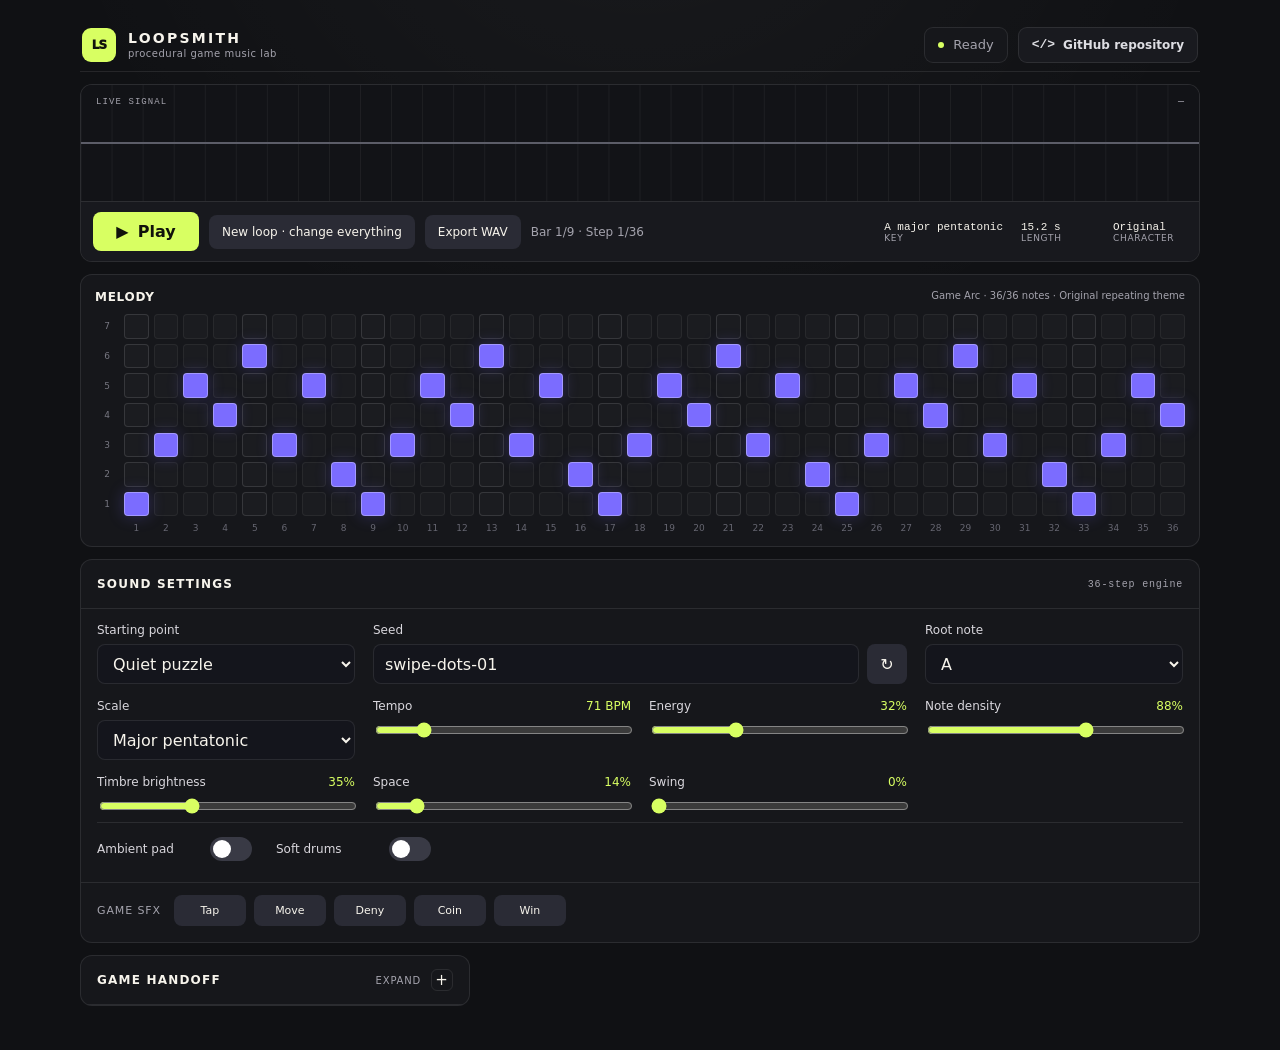
<file: index.html>
<!doctype html>
<html lang="en">
<head>
  <meta charset="UTF-8">
  <meta name="viewport" content="width=device-width, initial-scale=1">
  <meta name="theme-color" content="#101114">
  <meta name="description" content="Create, edit, preview, and export reproducible procedural music loops for games directly in your browser.">
  <title>LoopSmith — Procedural Game Music</title>
  <link rel="stylesheet" href="assets/css/base.css">
  <link rel="stylesheet" href="assets/css/app.css">
  <link rel="stylesheet" href="assets/css/responsive.css">
</head>
<body>
  <a class="skip-link" href="#studio">Skip to the music studio</a>

  <div class="shell">
    <header class="site-header">
      <a class="brand" href="website/index.html" aria-label="Open the LoopSmith project page">
        <span class="brand-mark" aria-hidden="true">LS</span>
        <span><strong>LOOPSMITH</strong><small>procedural game music lab</small></span>
      </a>

      <div class="header-actions">
        <div class="status" role="status" aria-live="polite">
          <i class="status-dot" aria-hidden="true"></i>
          <span id="audioStatus">Ready</span>
        </div>
        <a class="github-link" href="https://github.com/GamingToolset/loopsmith-music-generator" target="_blank" rel="noopener noreferrer" title="Open the GitHub repository">
          <span class="github-mark" aria-hidden="true">&lt;/&gt;</span>
          <span>GitHub repository</span>
        </a>
      </div>
    </header>

    <main class="studio" id="studio">
      <section class="panel signal-panel" aria-labelledby="signalTitle">
        <div class="visual">
          <span class="visual-label" id="signalTitle">Live signal</span>
          <span class="visual-note" id="nowPlaying" aria-live="polite">—</span>
          <canvas id="scope" aria-label="Live audio waveform">Your browser does not support the waveform canvas.</canvas>
        </div>

        <div class="transport" aria-label="Playback controls">
          <button class="play-btn" id="play" type="button">
            <span id="playIcon" aria-hidden="true">▶</span>
            <span id="playText">Play</span>
          </button>
          <button class="soft-btn" id="generate" type="button">New loop · change everything</button>
          <button class="soft-btn" id="exportWav" type="button">Export WAV</button>
          <span class="time" id="transportTime">Bar 1/9 · Step 1/36</span>

          <div class="session-meta" aria-label="Current loop summary">
            <div><b id="metaKey">A major</b><span>Key</span></div>
            <div><b id="metaLoop">15.2 s</b><span>Length</span></div>
            <div><b id="metaProfile">Original</b><span>Character</span></div>
          </div>
        </div>
      </section>

      <section class="panel melody-panel" aria-labelledby="melodyTitle">
        <div class="sequence-wrap">
          <div class="sequence-title">
            <b id="melodyTitle">Melody</b>
            <span id="melodyDetails">Game Arc · 36/36 notes</span>
          </div>
          <div class="step-grid" id="stepGrid" role="group" aria-label="Editable melody sequencer"></div>
          <div class="beat-numbers" id="beatNumbers" aria-hidden="true"></div>
        </div>
      </section>

      <div class="lower-grid">
        <section class="panel settings-panel" aria-labelledby="settingsTitle">
          <div class="panel-head">
            <h2 id="settingsTitle">Sound settings</h2>
            <small>36-step engine</small>
          </div>

          <div class="controls-grid">
            <div class="field">
              <div class="field-row"><label for="preset">Starting point</label></div>
              <select id="preset">
                <option value="random">Generated variation</option>
                <option value="original" selected>Quiet puzzle</option>
                <option value="calm">Calm puzzle</option>
                <option value="arcade">Neon arcade</option>
                <option value="mystery">Soft mystery</option>
                <option value="focus">Clean focus</option>
              </select>
            </div>

            <div class="field wide">
              <div class="field-row"><label for="seed">Seed</label></div>
              <div class="seed-wrap">
                <input id="seed" type="text" value="swipe-dots-01" autocomplete="off">
                <button class="icon-btn" id="newSeed" type="button" title="Generate a completely different loop" aria-label="Generate a completely different loop">↻</button>
              </div>
            </div>

            <div class="field">
              <div class="field-row"><label for="root">Root note</label></div>
              <select id="root">
                <option value="0">C</option><option value="1">C♯</option><option value="2">D</option><option value="3">D♯</option>
                <option value="4">E</option><option value="5">F</option><option value="6">F♯</option><option value="7">G</option>
                <option value="8">G♯</option><option value="9" selected>A</option><option value="10">A♯</option><option value="11">B</option>
              </select>
            </div>

            <div class="field">
              <div class="field-row"><label for="scale">Scale</label></div>
              <select id="scale">
                <option value="majorPent">Major pentatonic</option>
                <option value="minorPent">Minor pentatonic</option>
                <option value="dorian">Dorian</option>
                <option value="major">Major</option>
              </select>
            </div>

            <div class="field"><div class="field-row"><label for="bpm">Tempo</label><output id="bpmOut">71 BPM</output></div><input id="bpm" type="range" min="55" max="150" value="71"></div>
            <div class="field"><div class="field-row"><label for="energy">Energy</label><output id="energyOut">32%</output></div><input id="energy" type="range" min="0" max="100" value="32"></div>
            <div class="field"><div class="field-row"><label for="density">Note density</label><output id="densityOut">88%</output></div><input id="density" type="range" min="68" max="100" value="88"></div>
            <div class="field"><div class="field-row"><label for="brightness">Timbre brightness</label><output id="brightnessOut">35%</output></div><input id="brightness" type="range" min="0" max="100" value="35"></div>
            <div class="field"><div class="field-row"><label for="space">Space</label><output id="spaceOut">14%</output></div><input id="space" type="range" min="0" max="100" value="14"></div>
            <div class="field"><div class="field-row"><label for="swing">Swing</label><output id="swingOut">0%</output></div><input id="swing" type="range" min="0" max="35" value="0"></div>

            <div class="control-toggles">
              <div class="toggle-row"><span id="padLabel">Ambient pad</span><label class="switch"><input id="pad" type="checkbox" aria-labelledby="padLabel"><span aria-hidden="true"></span></label></div>
              <div class="toggle-row"><span id="drumsLabel">Soft drums</span><label class="switch"><input id="drums" type="checkbox" aria-labelledby="drumsLabel"><span aria-hidden="true"></span></label></div>
            </div>
          </div>

          <div class="sfx-strip" aria-label="Game sound effect previews">
            <div class="sfx-label">Game SFX</div>
            <button class="sfx-btn" type="button" data-sfx="tap">Tap</button>
            <button class="sfx-btn" type="button" data-sfx="move">Move</button>
            <button class="sfx-btn" type="button" data-sfx="deny">Deny</button>
            <button class="sfx-btn" type="button" data-sfx="coin">Coin</button>
            <button class="sfx-btn" type="button" data-sfx="win">Win</button>
          </div>
        </section>

        <section class="panel handoff collapsed" aria-labelledby="handoffTitle">
          <div class="panel-head">
            <h2 id="handoffTitle">Game handoff</h2>
            <button class="handoff-toggle" id="handoffToggle" type="button" aria-expanded="false" aria-controls="handoffBody">Expand</button>
          </div>
          <div class="handoff-body" id="handoffBody">
            <p class="handoff-copy">This panel always contains the current loop. Copy the Agent tab and send it to the coding agent that has access to your game project.</p>
            <div class="tabs" role="tablist" aria-label="Handoff format">
              <button class="tab active" type="button" role="tab" aria-selected="true" data-tab="prompt">Agent</button>
              <button class="tab" type="button" role="tab" aria-selected="false" data-tab="json">JSON</button>
              <button class="tab" type="button" role="tab" aria-selected="false" data-tab="godot">Godot</button>
            </div>
            <textarea id="handoffText" readonly spellcheck="false" aria-label="Game handoff data"></textarea>
            <div class="handoff-actions">
              <button class="primary-btn" id="copyHandoff" type="button">Copy handoff</button>
              <button class="soft-btn" id="downloadSpec" type="button" title="Download JSON">↓ JSON</button>
            </div>
          </div>
        </section>
      </div>
    </main>
  </div>

  <div class="toast" id="toast" role="status" aria-live="polite">Copied</div>

  <!-- Ordered classic scripts preserve direct file:// usage without a build step. -->
  <script defer src="assets/js/config.js"></script>
  <script defer src="assets/js/generator.js"></script>
  <script defer src="assets/js/audio-engine.js"></script>
  <script defer src="assets/js/export.js"></script>
  <script defer src="assets/js/ui.js"></script>
  <script defer src="assets/js/main.js"></script>
</body>
</html>
</file>
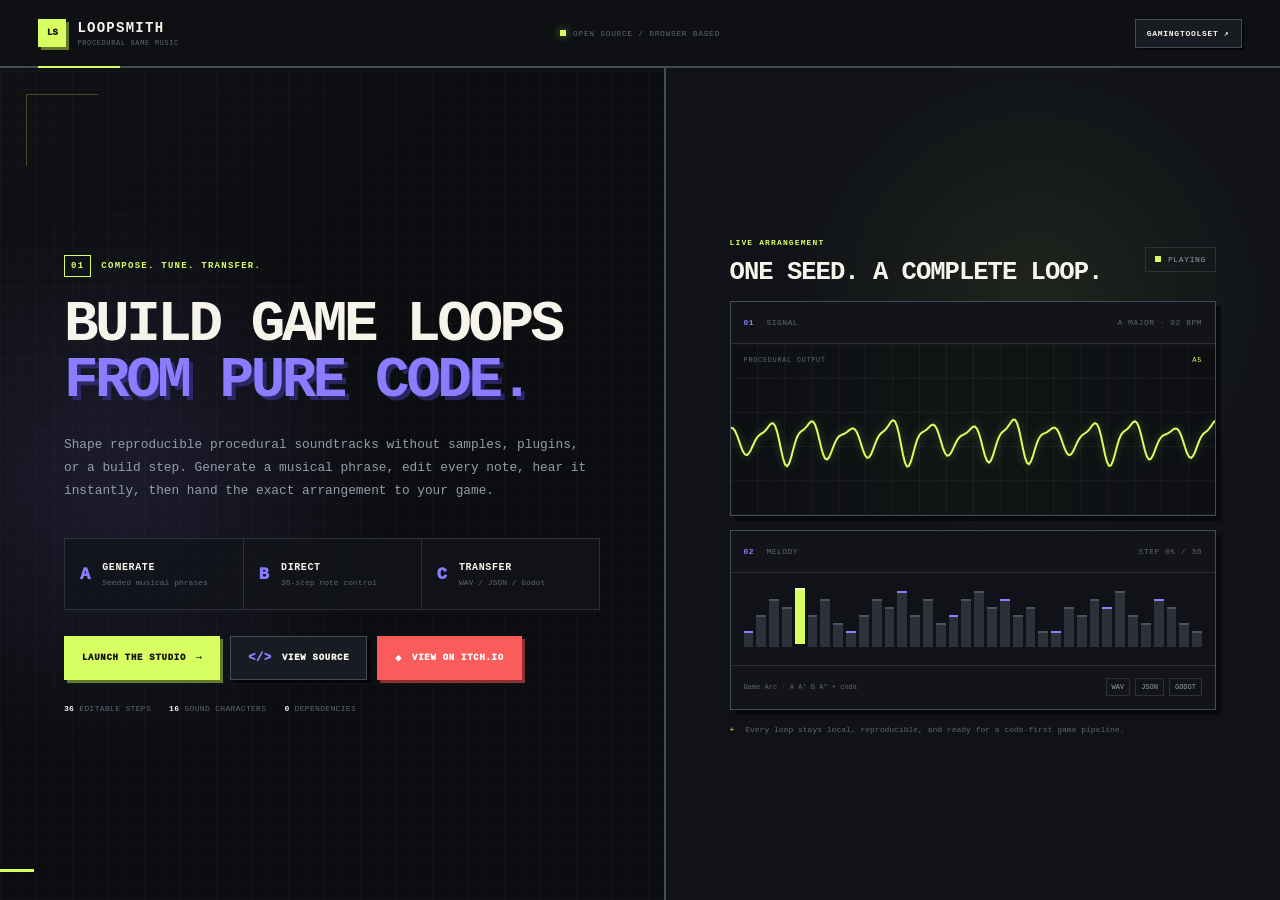
<file: website/index.html>
<!doctype html>
<html lang="en">
<head>
  <meta charset="UTF-8">
  <meta name="viewport" content="width=device-width, initial-scale=1">
  <meta name="theme-color" content="#0c0d10">
  <meta name="description" content="LoopSmith is a zero-dependency procedural music generator for small games, with live synthesis, editable loops, WAV export, and Godot-ready handoff data.">
  <meta property="og:title" content="LoopSmith — Procedural Game Music">
  <meta property="og:description" content="Generate, shape, audition, and transfer reproducible game loops directly in your browser.">
  <meta property="og:type" content="website">
  <meta property="og:url" content="https://gamingtoolset.github.io/loopsmith-music-generator/website/">
  <meta property="og:image" content="https://gamingtoolset.github.io/loopsmith-music-generator/website/og.png">
  <meta property="og:image:width" content="1731">
  <meta property="og:image:height" content="909">
  <meta property="og:image:alt" content="LoopSmith procedural game music waveform and 36-step sequencer">
  <meta name="twitter:card" content="summary_large_image">
  <title>LoopSmith — Procedural Game Music</title>
  <style>
:root {
  --background: #0c0d10;
  --panel: #121419;
  --raised: #181b21;
  --line: #2b3039;
  --line-bright: #454c58;
  --text: #f7f4ec;
  --muted: #959ca8;
  --quiet: #5e6672;
  --lime: #d8ff62;
  --violet: #8b7dff;
  --violet-deep: #4b3db5;
  --mono: "SFMono-Regular", "Cascadia Mono", Consolas, "Liberation Mono", monospace;
}

*,
*::before,
*::after {
  box-sizing: border-box;
}

html,
body {
  min-height: 100%;
}

body {
  margin: 0;
  overflow-x: hidden;
  color: var(--text);
  background:
    linear-gradient(90deg, rgba(255, 255, 255, 0.018) 1px, transparent 1px),
    linear-gradient(0deg, rgba(255, 255, 255, 0.018) 1px, transparent 1px),
    var(--background);
  background-size: 18px 18px;
  font-family: var(--mono);
}

a {
  color: inherit;
}

a:focus-visible {
  outline: 2px solid var(--lime);
  outline-offset: 4px;
}

.topbar {
  position: relative;
  z-index: 3;
  display: grid;
  grid-template-columns: 1fr auto 1fr;
  align-items: center;
  height: 68px;
  padding: 0 clamp(18px, 3vw, 46px);
  background: #0e1014;
  border-bottom: 2px solid var(--line-bright);
}

.topbar::after {
  position: absolute;
  bottom: -2px;
  left: clamp(18px, 3vw, 46px);
  width: 82px;
  height: 2px;
  background: var(--lime);
  content: "";
}

.identity {
  display: flex;
  align-items: center;
  width: fit-content;
  gap: 11px;
  text-decoration: none;
}

.identity strong,
.identity small {
  display: block;
}

.identity strong {
  font-size: 14px;
  letter-spacing: 0.09em;
  text-transform: uppercase;
}

.identity small {
  margin-top: 3px;
  color: var(--quiet);
  font-size: 7px;
  letter-spacing: 0.09em;
  text-transform: uppercase;
}

.brand-mark {
  display: grid;
  place-items: center;
  width: 28px;
  height: 28px;
  color: #11140b;
  background: var(--lime);
  box-shadow: 3px 3px 0 #65782d;
  font-size: 9px;
  font-weight: 950;
}

.status-line {
  display: flex;
  align-items: center;
  gap: 7px;
  color: var(--quiet);
  font-size: 8px;
  letter-spacing: 0.08em;
  text-transform: uppercase;
}

.status-dot {
  width: 6px;
  height: 6px;
  background: var(--lime);
  box-shadow: 0 0 8px rgba(216, 255, 98, 0.55);
}

.top-link {
  justify-self: end;
  padding: 9px 11px;
  background: var(--raised);
  border: 1px solid var(--line-bright);
  box-shadow: 2px 2px 0 #050609;
  font-size: 8px;
  font-weight: 900;
  letter-spacing: 0.09em;
  text-decoration: none;
  text-transform: uppercase;
}

.top-link:hover,
.top-link:focus-visible {
  color: var(--lime);
  border-color: var(--lime);
  transform: translate(-1px, -1px);
}

.landing-shell {
  display: grid;
  grid-template-columns: minmax(0, 1.04fr) minmax(430px, 0.96fr);
  min-height: calc(100vh - 68px);
}

/* Grid children must be allowed to shrink below their intrinsic content width. */
.landing-shell > * {
  min-width: 0;
}

.hero,
.showcase {
  min-height: 0;
  padding: clamp(30px, 5vh, 66px) clamp(28px, 5vw, 78px);
}

.hero {
  position: relative;
  display: grid;
  align-content: center;
  background:
    radial-gradient(circle at 18% 50%, rgba(139, 125, 255, 0.13), transparent 40%),
    linear-gradient(135deg, rgba(255, 255, 255, 0.02), transparent 35%);
  border-right: 2px solid var(--line-bright);
}

.hero::before,
.hero::after {
  position: absolute;
  pointer-events: none;
  content: "";
}

.hero::before {
  top: 26px;
  left: 26px;
  width: 72px;
  height: 72px;
  border-top: 1px solid rgba(216, 255, 98, 0.25);
  border-left: 1px solid rgba(216, 255, 98, 0.25);
}

.hero::after {
  bottom: 28px;
  left: 0;
  width: 34px;
  height: 3px;
  background: var(--lime);
}

.eyebrow {
  display: flex;
  align-items: center;
  margin-bottom: 20px;
  gap: 10px;
  color: var(--lime);
  font-size: 9px;
  font-weight: 900;
  letter-spacing: 0.14em;
  text-transform: uppercase;
}

.eyebrow span {
  padding: 5px 6px;
  border: 1px solid var(--lime);
}

h1,
h2,
p {
  margin: 0;
}

h1 {
  max-width: 780px;
  font-size: clamp(37px, 4.5vw, 70px);
  line-height: 0.98;
  letter-spacing: -0.06em;
  text-transform: uppercase;
}

h1 em {
  color: var(--violet);
  font-style: normal;
  text-shadow: 4px 4px 0 rgba(75, 61, 181, 0.48);
}

.hero-copy {
  max-width: 700px;
  margin-top: 24px;
  color: var(--muted);
  font-size: clamp(11px, 1vw, 14px);
  line-height: 1.8;
}

.feature-grid {
  display: grid;
  grid-template-columns: repeat(3, 1fr);
  max-width: 760px;
  margin-top: clamp(28px, 4vh, 46px);
  border: 1px solid var(--line);
}

.feature-grid article {
  display: flex;
  align-items: center;
  min-height: 70px;
  padding: 13px 15px;
  gap: 12px;
  background: rgba(18, 20, 25, 0.76);
}

.feature-grid article + article {
  border-left: 1px solid var(--line);
}

.feature-index {
  color: var(--violet);
  font-size: 17px;
  font-weight: 950;
}

.feature-grid strong,
.feature-grid small {
  display: block;
}

.feature-grid strong {
  font-size: 10px;
  letter-spacing: 0.06em;
  text-transform: uppercase;
}

.feature-grid small {
  margin-top: 5px;
  color: var(--quiet);
  font-size: 8px;
}

.actions {
  display: flex;
  flex-wrap: wrap;
  margin-top: 26px;
  gap: 10px;
}

.button {
  display: inline-flex;
  align-items: center;
  justify-content: center;
  min-height: 44px;
  padding: 0 17px;
  gap: 10px;
  border: 1px solid var(--line-bright);
  box-shadow: 3px 3px 0 #050609;
  font-size: 9px;
  font-weight: 950;
  letter-spacing: 0.08em;
  text-decoration: none;
  text-transform: uppercase;
}

.button:hover {
  transform: translate(-1px, -1px);
}

.button.primary {
  color: #10120b;
  background: var(--lime);
  border-color: var(--lime);
  box-shadow: 3px 3px 0 #65782d;
}

.button.secondary {
  background: var(--raised);
}

.button.itch {
  color: #ffffff;
  background: #fa5c5c;
  border-color: #fa5c5c;
  box-shadow: 3px 3px 0 #8d3030;
}

.code-mark,
.itch-mark {
  color: var(--violet);
  font-size: 12px;
}

.itch-mark {
  color: #ffffff;
  font-size: 10px;
}

.proof {
  display: flex;
  flex-wrap: wrap;
  margin-top: 24px;
  gap: 18px;
  color: var(--quiet);
  font-size: 8px;
  letter-spacing: 0.04em;
  text-transform: uppercase;
}

.proof b {
  color: var(--text);
}

.showcase {
  display: grid;
  align-content: center;
  min-width: 0;
  gap: 14px;
  background:
    radial-gradient(circle at 60% 28%, rgba(216, 255, 98, 0.08), transparent 36%),
    #101217;
}

.showcase-heading,
.card-meta,
.sequence-footer {
  display: flex;
  align-items: center;
  justify-content: space-between;
  gap: 14px;
}

.section-kicker {
  color: var(--lime);
  font-size: 8px;
  font-weight: 900;
  letter-spacing: 0.14em;
  text-transform: uppercase;
}

h2 {
  margin-top: 8px;
  font-size: clamp(18px, 2vw, 28px);
  letter-spacing: -0.04em;
  text-transform: uppercase;
}

.live-badge {
  display: flex;
  align-items: center;
  padding: 7px 9px;
  gap: 7px;
  color: var(--muted);
  border: 1px solid var(--line);
  font-size: 8px;
  letter-spacing: 0.08em;
  text-transform: uppercase;
}

.live-badge i {
  width: 6px;
  height: 6px;
  background: var(--lime);
  animation: blink 1.2s steps(2, end) infinite;
}

.signal-card,
.sequence-card {
  width: 100%;
  min-width: 0;
  max-width: 100%;
  background: var(--panel);
  border: 1px solid var(--line-bright);
  box-shadow: 5px 5px 0 #08090c;
}

.card-meta {
  min-height: 42px;
  padding: 0 13px;
  color: var(--quiet);
  border-bottom: 1px solid var(--line);
  font-size: 8px;
  letter-spacing: 0.06em;
  text-transform: uppercase;
}

.card-meta b {
  margin-right: 7px;
  color: var(--violet);
}

.scope-shell {
  position: relative;
  width: 100%;
  min-width: 0;
  height: clamp(120px, 19vh, 190px);
  overflow: hidden;
  background: #0d0f13;
}

.scope-shell canvas {
  display: block;
  width: 100%;
  height: 100%;
}

.scope-shell::before {
  position: absolute;
  inset: 0;
  z-index: 1;
  background: linear-gradient(90deg, transparent, rgba(216, 255, 98, 0.025), transparent);
  pointer-events: none;
  content: "";
}

.scope-label,
.scope-value {
  position: absolute;
  top: 12px;
  z-index: 2;
  color: var(--quiet);
  font-size: 7px;
  letter-spacing: 0.09em;
  text-transform: uppercase;
}

.scope-label {
  left: 13px;
}

.scope-value {
  right: 13px;
  color: var(--lime);
}

.mini-sequence {
  display: grid;
  grid-template-columns: repeat(36, minmax(0, 1fr));
  width: 100%;
  min-width: 0;
  min-height: 92px;
  padding: 18px 13px;
  gap: 3px;
  overflow: hidden;
  background: #101217;
}

.mini-step {
  position: relative;
  align-self: end;
  min-width: 0;
  height: var(--height);
  min-height: 9px;
  background: #2c3038;
  border-top: 2px solid #4c5360;
  transition: background 100ms linear, border-color 100ms linear, transform 100ms linear;
}

.mini-step:nth-child(4n + 1) {
  border-top-color: var(--violet);
}

.mini-step.active {
  background: var(--lime);
  border-color: #f4ffc9;
  transform: translateY(-3px);
}

.sequence-footer {
  min-height: 44px;
  padding: 0 13px;
  color: var(--quiet);
  border-top: 1px solid var(--line);
  font-size: 7px;
}

.export-tags {
  display: flex;
  gap: 5px;
}

.export-tags i {
  padding: 4px 5px;
  color: var(--muted);
  border: 1px solid var(--line);
  font-style: normal;
}

.showcase-note {
  color: var(--quiet);
  font-size: 8px;
  line-height: 1.6;
}

.showcase-note span {
  margin-right: 6px;
  color: var(--lime);
}

@keyframes blink {
  50% { opacity: 0.25; }
}

@media (max-width: 980px) {
  .landing-shell {
    grid-template-columns: 1fr;
  }

  .hero {
    border-right: 0;
    border-bottom: 2px solid var(--line-bright);
  }

  .hero,
  .showcase {
    min-height: calc(100vh - 68px);
  }
}

@media (max-width: 620px) {
  .topbar {
    grid-template-columns: 1fr auto;
  }

  .status-line {
    display: none;
  }

  .top-link {
    font-size: 0;
  }

  .top-link span {
    font-size: 10px;
  }

  .hero,
  .showcase {
    min-height: auto;
    padding: 52px 20px;
  }

  .feature-grid {
    grid-template-columns: 1fr;
  }

  .feature-grid article + article {
    border-top: 1px solid var(--line);
    border-left: 0;
  }

  .button {
    flex: 1 1 100%;
  }

  .showcase-heading {
    align-items: flex-end;
  }

  .live-badge {
    padding: 6px;
    font-size: 0;
  }

  .mini-sequence {
    gap: 2px;
  }

  .sequence-footer > span:first-child {
    display: none;
  }

  .sequence-footer {
    justify-content: flex-end;
  }
}

@media (prefers-reduced-motion: reduce) {
  .live-badge i {
    animation: none;
  }

  .mini-step {
    transition: none;
  }
}
  </style>
</head>
<body>
  <header class="topbar">
    <a class="identity" href="../index.html" aria-label="Open the LoopSmith studio">
      <span class="brand-mark" aria-hidden="true">LS</span>
      <span>
        <strong>LoopSmith</strong>
        <small>Procedural game music</small>
      </span>
    </a>

    <div class="status-line" aria-label="Project status">
      <span class="status-dot" aria-hidden="true"></span>
      Open source / Browser based
    </div>

    <a class="top-link" href="https://github.com/GamingToolset" target="_blank" rel="noreferrer">
      GamingToolset <span aria-hidden="true">↗</span>
    </a>
  </header>

  <main class="landing-shell">
    <section class="hero" aria-labelledby="hero-title">
      <div class="eyebrow"><span>01</span> Compose. Tune. Transfer.</div>
      <h1 id="hero-title">Build game loops<br><em>from pure code.</em></h1>
      <p class="hero-copy">
        Shape reproducible procedural soundtracks without samples, plugins, or a build step. Generate a musical phrase, edit every note, hear it instantly, then hand the exact arrangement to your game.
      </p>

      <div class="feature-grid" aria-label="Main features">
        <article>
          <span class="feature-index">A</span>
          <div><strong>Generate</strong><small>Seeded musical phrases</small></div>
        </article>
        <article>
          <span class="feature-index">B</span>
          <div><strong>Direct</strong><small>36-step note control</small></div>
        </article>
        <article>
          <span class="feature-index">C</span>
          <div><strong>Transfer</strong><small>WAV / JSON / Godot</small></div>
        </article>
      </div>

      <div class="actions">
        <a class="button primary" href="../index.html">Launch the studio <span aria-hidden="true">→</span></a>
        <a class="button secondary" href="https://github.com/GamingToolset/loopsmith-music-generator" target="_blank" rel="noreferrer">
          <span class="code-mark" aria-hidden="true">&lt;/&gt;</span>
          <span>View source</span>
        </a>
        <a class="button itch" href="https://announcerua.itch.io/loopsmith-music-generator" target="_blank" rel="noreferrer">
          <span class="itch-mark" aria-hidden="true">◆</span>
          <span>View on itch.io</span>
        </a>
      </div>

      <div class="proof" aria-label="Project details">
        <span><b>36</b> editable steps</span>
        <span><b>16</b> sound characters</span>
        <span><b>0</b> dependencies</span>
      </div>
    </section>

    <section class="showcase" aria-labelledby="showcase-title">
      <div class="showcase-heading">
        <div>
          <span class="section-kicker">Live arrangement</span>
          <h2 id="showcase-title">One seed. A complete loop.</h2>
        </div>
        <span class="live-badge"><i aria-hidden="true"></i> Playing</span>
      </div>

      <article class="signal-card">
        <div class="card-meta">
          <span><b>01</b> Signal</span>
          <span>A major · 92 BPM</span>
        </div>
        <div class="scope-shell">
          <canvas id="signalPreview" width="760" height="190" aria-label="Animated preview of a synthesized LoopSmith waveform"></canvas>
          <span class="scope-label">procedural output</span>
          <span class="scope-value" id="scopeValue">C♯5</span>
        </div>
      </article>

      <article class="sequence-card">
        <div class="card-meta">
          <span><b>02</b> Melody</span>
          <span id="stepReadout">Step 01 / 36</span>
        </div>
        <div class="mini-sequence" id="miniSequence" aria-hidden="true"></div>
        <div class="sequence-footer">
          <span>Game Arc · A A′ B A″ + coda</span>
          <span class="export-tags"><i>WAV</i><i>JSON</i><i>GODOT</i></span>
        </div>
      </article>

      <p class="showcase-note"><span aria-hidden="true">+</span> Every loop stays local, reproducible, and ready for a code-first game pipeline.</p>
    </section>
  </main>

  <script>
(() => {
  'use strict';

  const canvas = document.getElementById('signalPreview');
  const context = canvas.getContext('2d');
  const sequence = document.getElementById('miniSequence');
  const stepReadout = document.getElementById('stepReadout');
  const scopeValue = document.getElementById('scopeValue');
  const reducedMotion = window.matchMedia('(prefers-reduced-motion: reduce)').matches;
  const melody = [0, 2, 4, 3, 5, 2, 4, 1, 0, 2, 4, 3, 5, 2, 4, 1, 2, 4, 5, 3, 4, 2, 3, 0, 0, 3, 2, 4, 3, 5, 2, 1, 4, 3, 1, 0];
  const noteLabels = ['A4', 'B4', 'C♯5', 'E5', 'F♯5', 'A5'];
  const steps = [];

  melody.forEach((degree) => {
    const element = document.createElement('span');
    element.className = 'mini-step';
    element.style.setProperty('--height', `${16 + degree * 8}px`);
    sequence.appendChild(element);
    steps.push(element);
  });

  function resizeCanvas() {
    const rect = canvas.getBoundingClientRect();
    const pixelRatio = Math.min(2, window.devicePixelRatio || 1);
    const width = Math.max(1, Math.round(rect.width * pixelRatio));
    const height = Math.max(1, Math.round(rect.height * pixelRatio));

    if (canvas.width !== width || canvas.height !== height) {
      canvas.width = width;
      canvas.height = height;
    }
    context.setTransform(pixelRatio, 0, 0, pixelRatio, 0, 0);
    return rect;
  }

  function drawSignal(time) {
    const rect = resizeCanvas();
    context.clearRect(0, 0, rect.width, rect.height);
    context.lineWidth = 1;
    context.strokeStyle = 'rgba(255, 255, 255, 0.055)';

    for (let column = 0; column <= 18; column += 1) {
      const x = column / 18 * rect.width;
      context.beginPath();
      context.moveTo(x, 0);
      context.lineTo(x, rect.height);
      context.stroke();
    }
    for (let row = 0; row <= 5; row += 1) {
      const y = row / 5 * rect.height;
      context.beginPath();
      context.moveTo(0, y);
      context.lineTo(rect.width, y);
      context.stroke();
    }

    const center = rect.height * 0.56;
    const amplitude = rect.height * 0.23;
    context.beginPath();
    context.lineWidth = 2;
    context.strokeStyle = '#d8ff62';
    context.shadowColor = 'rgba(216, 255, 98, 0.35)';
    context.shadowBlur = 8;

    for (let pixel = 0; pixel <= rect.width; pixel += 2) {
      const unit = pixel / rect.width;
      const envelope = 0.42 + Math.sin(unit * Math.PI * 9 - time * 2.2) * 0.12;
      const primary = Math.sin(unit * Math.PI * 24 + time * 5.2);
      const harmonic = Math.sin(unit * Math.PI * 48 + time * 3.4) * 0.33;
      const y = center + (primary + harmonic) * amplitude * envelope;
      if (pixel === 0) context.moveTo(pixel, y);
      else context.lineTo(pixel, y);
    }
    context.stroke();
    context.shadowBlur = 0;
  }

  let previousStep = -1;
  function render(now) {
    const time = reducedMotion ? 1.4 : now / 1000;
    const activeStep = reducedMotion ? 10 : Math.floor(time * 4.6) % melody.length;
    drawSignal(time);

    if (activeStep !== previousStep) {
      if (previousStep >= 0) steps[previousStep].classList.remove('active');
      steps[activeStep].classList.add('active');
      stepReadout.textContent = `Step ${String(activeStep + 1).padStart(2, '0')} / 36`;
      scopeValue.textContent = noteLabels[Math.min(melody[activeStep], noteLabels.length - 1)];
      previousStep = activeStep;
    }

    if (!reducedMotion) window.requestAnimationFrame(render);
  }

  window.requestAnimationFrame(render);
})();
  </script>
</body>
</html>
</file>
<file: assets/css/base.css>
:root {
  color-scheme: dark;
  --background: #101114;
  --panel: #16171b;
  --panel-raised: #191a1f;
  --surface: #121317;
  --line: rgba(255, 255, 255, 0.09);
  --line-strong: rgba(255, 255, 255, 0.18);
  --text: #f7f4ec;
  --muted: #a4a3ad;
  --accent: #d8ff62;
  --accent-2: #7b6cff;
  --danger: #ff7e5d;
  --radius: 12px;
  --font-sans: Inter, ui-sans-serif, system-ui, -apple-system, BlinkMacSystemFont, "Segoe UI", sans-serif;
  --font-mono: "SFMono-Regular", "Cascadia Mono", Consolas, "Liberation Mono", monospace;
}

*,
*::before,
*::after {
  box-sizing: border-box;
}

html {
  min-width: 320px;
}

body {
  min-height: 100vh;
  margin: 0;
  color: var(--text);
  background:
    radial-gradient(circle at 50% -20%, rgba(255, 255, 255, 0.045), transparent 38rem),
    var(--background);
  font-family: var(--font-sans);
}

button,
input,
select,
textarea {
  font: inherit;
}

button,
select,
input[type="range"] {
  cursor: pointer;
}

button:disabled {
  cursor: wait;
  opacity: 0.62;
}

button:focus-visible,
select:focus-visible,
input:focus-visible,
textarea:focus-visible,
a:focus-visible {
  outline: 2px solid var(--accent);
  outline-offset: 3px;
}

.skip-link {
  position: fixed;
  top: 10px;
  left: 10px;
  z-index: 100;
  padding: 10px 14px;
  color: #11130c;
  background: var(--accent);
  border-radius: 8px;
  font-weight: 800;
  text-decoration: none;
  transform: translateY(-160%);
}

.skip-link:focus {
  transform: translateY(0);
}

/* Shared controls intentionally use restrained motion to keep the studio feeling precise. */
.icon-btn,
.soft-btn,
.primary-btn,
.play-btn,
.sfx-btn,
.tab {
  border: 0;
  color: var(--text);
  background: #2a2b35;
  transition: transform 150ms ease, background 150ms ease, color 150ms ease;
}

button:not(:disabled):hover {
  transform: translateY(-1px);
}

.icon-btn {
  width: 40px;
  height: 40px;
  border-radius: 8px;
}

.soft-btn {
  padding: 10px 13px;
  border-radius: 8px;
  font-size: 12px;
}

.primary-btn {
  padding: 11px 15px;
  color: #11130c;
  background: var(--accent);
  border-radius: 8px;
  font-weight: 800;
}

@media (prefers-reduced-motion: reduce) {
  *,
  *::before,
  *::after {
    scroll-behavior: auto !important;
    transition-duration: 0.01ms !important;
  }
}
</file>
<file: assets/css/app.css>
.shell {
  width: min(1380px, calc(100% - 40px));
  margin: 0 auto;
  padding: 18px 0 44px;
}

.site-header {
  display: flex;
  align-items: center;
  justify-content: space-between;
  width: min(1120px, 100%);
  min-height: 54px;
  margin: 0 auto 12px;
  padding: 0 2px;
  border-bottom: 1px solid var(--line);
}

.brand {
  display: flex;
  align-items: center;
  gap: 12px;
  color: inherit;
  text-decoration: none;
}

.brand-mark {
  display: grid;
  place-items: center;
  width: 34px;
  height: 34px;
  color: #11130c;
  background: var(--accent);
  border-radius: 9px;
  font-size: 12px;
  font-weight: 950;
  letter-spacing: -1px;
}

.brand strong,
.brand small {
  display: block;
}

.brand strong {
  font-size: 14px;
  letter-spacing: 0.16em;
}

.brand small {
  margin-top: 2px;
  color: var(--muted);
  font-size: 10px;
  letter-spacing: 0.05em;
}

.header-actions,
.status,
.github-link {
  display: flex;
  align-items: center;
}

.header-actions {
  gap: 10px;
}

.status {
  min-height: 36px;
  padding: 0 13px;
  gap: 9px;
  color: var(--muted);
  background: var(--panel);
  border: 1px solid var(--line);
  border-radius: 9px;
  font-size: 13px;
}

.status-dot {
  width: 6px;
  height: 6px;
  background: var(--accent);
  border-radius: 50%;
}

.status.is-error .status-dot {
  background: var(--danger);
}

.github-link {
  min-height: 36px;
  padding: 0 13px;
  gap: 8px;
  color: #dedee3;
  background: var(--panel-raised);
  border: 1px solid var(--line);
  border-radius: 9px;
  font-size: 12px;
  font-weight: 650;
  text-decoration: none;
  transition: background 150ms ease, border-color 150ms ease;
}

.github-link:hover {
  background: #222329;
  border-color: var(--line-strong);
}

.github-mark {
  font: 800 13px/1 var(--font-mono);
}

.studio {
  display: flex;
  flex-direction: column;
  align-items: stretch;
  width: min(1120px, 100%);
  margin: 0 auto;
  gap: 12px;
}

.panel {
  background: var(--panel);
  border: 1px solid var(--line);
  border-radius: var(--radius);
}

.panel-head {
  display: flex;
  align-items: center;
  justify-content: space-between;
  min-height: 49px;
  padding: 0 16px;
  gap: 12px;
  border-bottom: 1px solid var(--line);
}

.panel-head h2 {
  margin: 0;
  font-size: 12px;
  letter-spacing: 0.1em;
  text-transform: uppercase;
}

.panel-head small {
  color: var(--muted);
  font: 10px var(--font-mono);
  letter-spacing: 0.08em;
}

.signal-panel,
.melody-panel,
.settings-panel {
  width: 100%;
  margin-inline: auto;
}

.signal-panel,
.melody-panel,
.handoff {
  overflow: hidden;
}

.visual {
  position: relative;
  height: 116px;
  background: var(--surface);
}

canvas {
  display: block;
  width: 100%;
  height: 100%;
}

.visual-label,
.visual-note {
  position: absolute;
  top: 11px;
  z-index: 1;
  color: var(--muted);
  font: 10px var(--font-mono);
}

.visual-label {
  left: 15px;
  top: 12px;
  font-size: 9px;
  letter-spacing: 0.12em;
  text-transform: uppercase;
}

.visual-note {
  right: 15px;
}

.transport {
  display: flex;
  align-items: center;
  min-height: 58px;
  padding: 10px 12px;
  gap: 10px;
  background: #18191e;
  border-top: 1px solid var(--line);
}

.play-btn {
  display: inline-flex;
  align-items: center;
  justify-content: center;
  min-width: 106px;
  padding: 10px 14px;
  gap: 9px;
  color: #10120b;
  background: var(--accent);
  border-radius: 8px;
  font-weight: 850;
}

.time {
  color: var(--muted);
  font-size: 12px;
  font-variant-numeric: tabular-nums;
}

.session-meta {
  display: flex;
  align-items: center;
  margin-left: auto;
  gap: 18px;
}

.session-meta div {
  min-width: 74px;
}

.session-meta b,
.session-meta span {
  display: block;
}

.session-meta b {
  font: 11px var(--font-mono);
}

.session-meta span {
  color: var(--muted);
  font-size: 9px;
  letter-spacing: 0.08em;
  text-transform: uppercase;
}

.sequence-wrap {
  padding: 15px 14px 13px;
  overflow-x: auto;
}

.sequence-title {
  display: flex;
  justify-content: space-between;
  margin-bottom: 10px;
  gap: 18px;
}

.sequence-title b {
  font-size: 12px;
  letter-spacing: 0.06em;
  text-transform: uppercase;
}

.sequence-title span {
  color: var(--muted);
  font-size: 10px;
  text-align: right;
}

.step-grid,
.beat-numbers {
  display: grid;
  grid-template-columns: 24px repeat(36, minmax(23px, 1fr));
  min-width: 1060px;
  gap: 5px;
}

.degree-label {
  display: grid;
  place-items: center;
  color: #777781;
  font-size: 9px;
}

.step-cell {
  min-height: 24px;
  padding: 0;
  aspect-ratio: 1;
  background: rgba(255, 255, 255, 0.025);
  border: 1px solid rgba(255, 255, 255, 0.055);
  border-radius: 4px;
}

.step-cell.beat {
  border-color: rgba(255, 255, 255, 0.12);
}

.step-cell.active {
  background: var(--accent-2);
  border-color: rgba(255, 255, 255, 0.3);
  box-shadow: 0 0 16px rgba(123, 108, 255, 0.28);
}

.step-cell.playing {
  outline: 2px solid var(--accent);
  outline-offset: 1px;
}

.step-cell.active.playing {
  background: var(--accent);
}

.beat-numbers {
  margin-top: 7px;
}

.beat-numbers span {
  color: #666671;
  font-size: 9px;
  text-align: center;
}

.lower-grid {
  display: flex;
  flex-direction: column;
  align-items: stretch;
  width: 100%;
  gap: 12px;
}

.controls-grid {
  display: grid;
  grid-template-columns: repeat(4, minmax(130px, 1fr));
  padding: 3px 16px 15px;
  gap: 4px 18px;
}

.field {
  margin-top: 11px;
}

.field.wide {
  grid-column: span 2;
}

.field-row {
  display: flex;
  align-items: center;
  justify-content: space-between;
  margin-bottom: 7px;
  gap: 12px;
}

label,
.toggle-row > span {
  color: #d9d7dd;
  font-size: 12px;
}

output {
  min-width: 42px;
  color: var(--accent);
  font-size: 12px;
  font-variant-numeric: tabular-nums;
  text-align: right;
}

select,
input[type="text"] {
  width: 100%;
  height: 40px;
  padding: 0 11px;
  color: var(--text);
  background: #14151c;
  border: 1px solid var(--line);
  border-radius: 8px;
}

.seed-wrap {
  display: grid;
  grid-template-columns: 1fr 40px;
  gap: 8px;
}

input[type="range"] {
  width: 100%;
  accent-color: var(--accent);
}

.control-toggles {
  display: flex;
  flex-wrap: wrap;
  align-items: center;
  grid-column: 1 / -1;
  padding-top: 8px;
  gap: 24px;
  border-top: 1px solid var(--line);
}

.toggle-row {
  display: flex;
  align-items: center;
  justify-content: space-between;
  min-width: 155px;
  padding: 6px 0;
  gap: 14px;
}

.switch {
  position: relative;
  width: 42px;
  height: 24px;
}

.switch input {
  position: absolute;
  inset: 0;
  width: 100%;
  height: 100%;
  margin: 0;
  opacity: 0;
}

.switch span {
  position: absolute;
  inset: 0;
  background: #393a45;
  border-radius: 999px;
  transition: background 200ms ease;
}

.switch span::after {
  position: absolute;
  top: 3px;
  left: 3px;
  width: 18px;
  height: 18px;
  background: white;
  border-radius: 50%;
  content: "";
  transition: transform 200ms ease;
}

.switch input:checked + span {
  background: var(--accent-2);
}

.switch input:checked + span::after {
  transform: translateX(18px);
}

.switch:has(input:focus-visible) span {
  outline: 2px solid var(--accent);
  outline-offset: 3px;
}

.sfx-strip {
  display: flex;
  flex-wrap: wrap;
  padding: 12px 16px 16px;
  gap: 8px;
  border-top: 1px solid var(--line);
}

.sfx-label {
  display: grid;
  align-items: center;
  margin-right: 5px;
  color: var(--muted);
  font-size: 11px;
  letter-spacing: 0.08em;
  text-transform: uppercase;
}

.sfx-btn {
  flex: 0 1 72px;
  padding: 9px 8px;
  border-radius: 8px;
  font-size: 11px;
}

.handoff {
  align-self: flex-start;
  width: min(390px, 100%);
}

.handoff-toggle {
  display: flex;
  align-items: center;
  padding: 7px 0 7px 12px;
  gap: 10px;
  color: var(--muted);
  background: transparent;
  border: 0;
  font-size: 10px;
  letter-spacing: 0.08em;
  text-transform: uppercase;
}

.handoff-toggle::after {
  display: grid;
  place-items: center;
  width: 22px;
  height: 22px;
  color: var(--text);
  border: 1px solid var(--line);
  border-radius: 6px;
  font-size: 15px;
  content: "−";
}

.handoff.collapsed .handoff-toggle::after {
  content: "+";
}

.handoff-body {
  display: block;
}

.handoff.collapsed .handoff-body {
  display: none;
}

.handoff-copy {
  margin: 13px 15px;
  color: var(--muted);
  font-size: 11px;
  line-height: 1.45;
}

.tabs {
  display: flex;
  padding: 0 12px;
  border-bottom: 1px solid var(--line);
}

.tab {
  flex: 1;
  padding: 11px 7px;
  color: var(--muted);
  background: transparent;
  border-bottom: 2px solid transparent;
  font-size: 11px;
}

.tab.active {
  color: var(--text);
  border-color: var(--accent);
}

textarea {
  width: 100%;
  min-height: 350px;
  padding: 16px;
  resize: vertical;
  color: #cfd0da;
  background: #111218;
  border: 0;
  font: 11.5px/1.55 var(--font-mono);
}

.handoff-actions {
  display: grid;
  grid-template-columns: 1fr auto;
  padding: 12px;
  gap: 8px;
}

.toast {
  position: fixed;
  bottom: 24px;
  left: 50%;
  z-index: 20;
  padding: 11px 16px;
  color: #11130c;
  background: var(--accent);
  border-radius: 8px;
  font-size: 12px;
  font-weight: 800;
  opacity: 0;
  pointer-events: none;
  transform: translate(-50%, 20px);
  transition: opacity 250ms ease, transform 250ms ease;
}

.toast.show {
  opacity: 1;
  transform: translate(-50%, 0);
}
</file>
<file: assets/css/responsive.css>
@media (max-width: 1050px) {
  .controls-grid {
    grid-template-columns: repeat(3, 1fr);
  }
}

@media (max-width: 720px) {
  .shell {
    width: min(100% - 20px, 680px);
    padding-top: 8px;
  }

  .site-header {
    min-height: 50px;
  }

  .status {
    display: none;
  }

  .github-link span:last-child {
    display: none;
  }

  .visual {
    height: 96px;
  }

  .transport {
    flex-wrap: wrap;
  }

  .session-meta {
    order: 5;
    justify-content: space-between;
    width: 100%;
    margin: 2px 0 0;
    padding: 8px 3px 0;
    border-top: 1px solid var(--line);
  }

  .controls-grid {
    grid-template-columns: repeat(2, 1fr);
  }

  .field.wide {
    grid-column: span 1;
  }
}

@media (max-width: 470px) {
  .brand small {
    display: none;
  }

  .controls-grid {
    grid-template-columns: 1fr;
  }

  .transport .soft-btn {
    flex: 1 1 calc(50% - 5px);
  }

  .play-btn {
    flex: 1 1 100%;
  }

  .control-toggles {
    display: block;
  }

  .sequence-title {
    display: block;
  }

  .sequence-title span {
    display: block;
    margin-top: 5px;
    text-align: left;
  }
}
</file>
